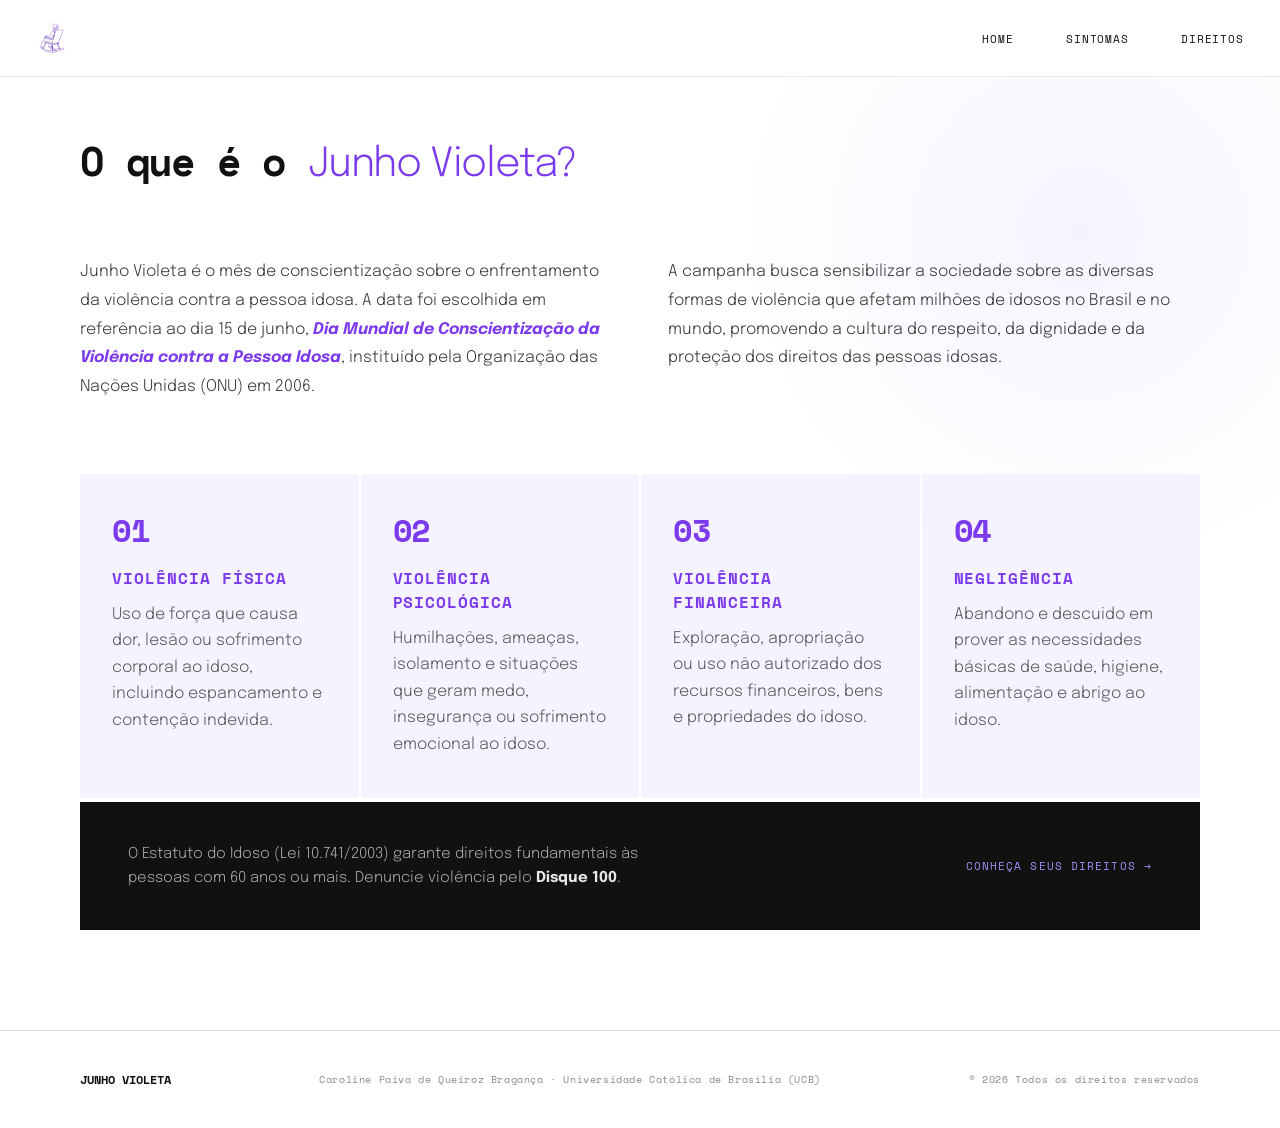
<file: index.html>
<!DOCTYPE html>
<html lang="pt-BR">
<head>
<meta charset="UTF-8">
<meta name="viewport" content="width=device-width, initial-scale=1.0">
<title>Junho Violeta</title>

<link rel="preconnect" href="https://fonts.googleapis.com">
<link rel="preconnect" href="https://fonts.gstatic.com" crossorigin>
<link href="https://fonts.googleapis.com/css2?family=Space+Mono:ital,wght@0,400;0,700;1,400&family=Epilogue:ital,wght@0,300;0,400;0,500;1,300;1,400&display=swap" rel="stylesheet">

<link rel="stylesheet" href="style.css">
</head>
<body>

<!-- NAV -->
<nav>
  <a href="index.html" class="nav-logo">
    <img src="novoidoso.png" alt="IDOSO">
  </a>
  <ul class="nav-links">
    <li><a href="index.html">Home</a></li>
    <li><a href="sintomas.html">Sintomas</a></li>
    <li><a href="direitos.html">Direitos</a></li>
  </ul>
</nav>
 
<!-- JUNHO VIOLETA -->
<section class="section-junho">
 
  <div class="junho-hero-text">
    <h2 class="junho-heading">O que é o <span style="color:#7c3aed; font-family:'Epilogue',sans-serif; font-weight:300;">Junho Violeta?</span></h2>
  </div>
 
  <div class="junho-body">
    <div class="junho-col">
      <p>Junho Violeta é o mês de conscientização sobre o enfrentamento da violência contra a pessoa idosa. A data foi escolhida em referência ao dia 15 de junho, <b><em><span style=color:#7c3aed>Dia Mundial de Conscientização da Violência contra a Pessoa Idosa</span></em></b>, instituído pela Organização das Nações Unidas (ONU) em 2006.</p>
    </div>
    <div class="junho-col">
      <p>A campanha busca sensibilizar a sociedade sobre as diversas formas de violência que afetam milhões de idosos no Brasil e no mundo, promovendo a cultura do respeito, da dignidade e da proteção dos direitos das pessoas idosas.</p>
    </div>
  </div>
 
  <div class="junho-pillars">
    <div class="junho-pillar">
      <div class="junho-pillar-num">01</div>
      <h3>Violência Física</h3>
      <p>Uso de força que causa dor, lesão ou sofrimento corporal ao idoso, incluindo espancamento e contenção indevida.</p>
    </div>
    <div class="junho-pillar">
      <div class="junho-pillar-num">02</div>
      <h3>Violência Psicológica</h3>
      <p>Humilhações, ameaças, isolamento e situações que geram medo, insegurança ou sofrimento emocional ao idoso.</p>
    </div>
    <div class="junho-pillar">
      <div class="junho-pillar-num">03</div>
      <h3>Violência Financeira</h3>
      <p>Exploração, apropriação ou uso não autorizado dos recursos financeiros, bens e propriedades do idoso.</p>
    </div>
    <div class="junho-pillar">
      <div class="junho-pillar-num">04</div>
      <h3>Negligência</h3>
      <p>Abandono e descuido em prover as necessidades básicas de saúde, higiene, alimentação e abrigo ao idoso.</p>
    </div>
  </div>
 
  <div class="junho-cta-strip">
    <p>O Estatuto do Idoso (Lei 10.741/2003) garante direitos fundamentais às pessoas com 60 anos ou mais. Denuncie violência pelo <strong style="color:rgba(255,255,255,0.9)">Disque 100</strong>.</p>
    <a href="direitos.html" class="junho-link">Conheça seus direitos →</a>
  </div>

 
</section>
 
<!-- FOOTER -->
<footer>
  <span class="footer-brand">JUNHO VIOLETA</span>
  <span class="footer-copy">Caroline Paiva de Queiroz Bragança · Universidade Católica de Brasília (UCB)</span>
  <span class="footer-copy">© 2026 Todos os direitos reservados</span>
</footer>
 

</body>
</file>
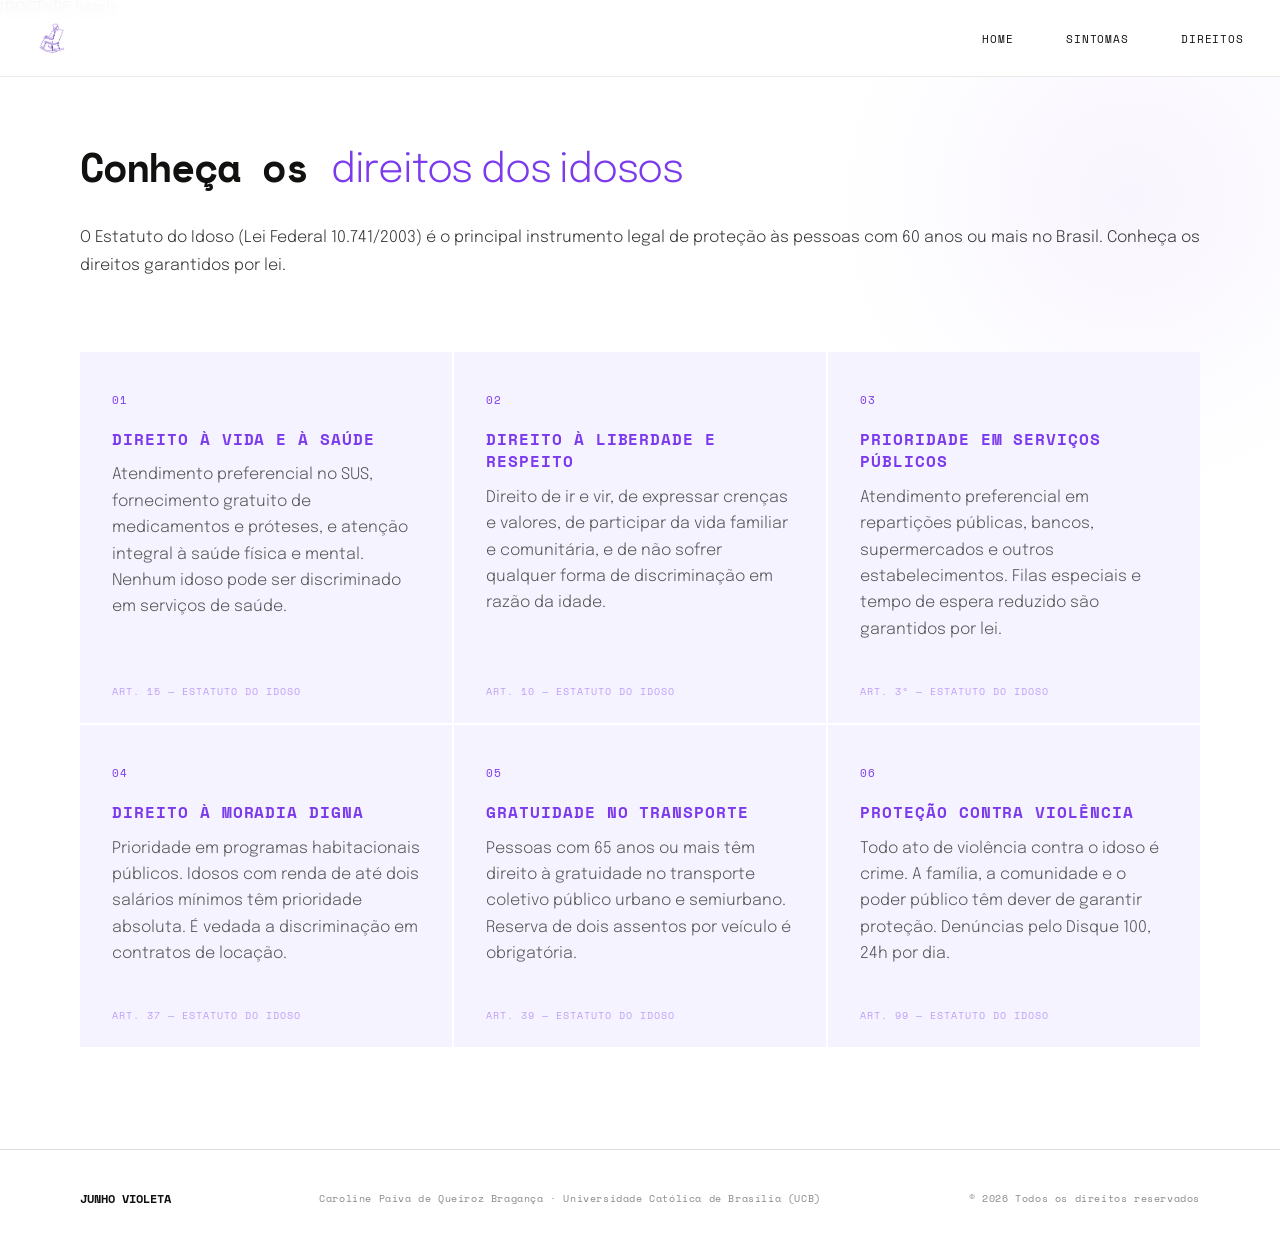
<file: direitos.html>
!DOCTYPE html>
<html lang="pt-BR">
<head>
<meta charset="UTF-8">
<meta name="viewport" content="width=device-width, initial-scale=1.0">
<title>Junho Violeta</title>

<link rel="preconnect" href="https://fonts.googleapis.com">
<link rel="preconnect" href="https://fonts.gstatic.com" crossorigin>
<link href="https://fonts.googleapis.com/css2?family=Space+Mono:ital,wght@0,400;0,700;1,400&family=Epilogue:ital,wght@0,300;0,400;0,500;1,300;1,400&display=swap" rel="stylesheet">

<link rel="stylesheet" href="style.css">
</head>

<body>


<!-- NAV -->
<nav>
  <a href="index.html" class="nav-logo">
     <img src="novoidoso.png" alt="IDOSO">
  </a>
  <ul class="nav-links">
    <li><a href="index.html">Home</a></li>
    <li><a href="sintomas.html">Sintomas</a></li>
    <li><a href="direitos.html">Direitos</a></li>
  </ul>
</nav>

<!-- DIREITOS -->
<section class="section-direitos" id="direitos">
 
  <div class="direitos-header">
    <span class="junho-tag"></span>
    <h2 class="direitos-heading">Conheça os <span style="color:#7c3aed; font-family:'Epilogue',sans-serif; font-weight:300;">direitos dos idosos</span></h2>
    <p class="direitos-intro">O Estatuto do Idoso (Lei Federal 10.741/2003) é o principal instrumento legal de proteção às pessoas com 60 anos ou mais no Brasil. Conheça os direitos garantidos por lei.</p>
  </div>
 
  <div class="direitos-grid">
    <div class="direito-card">
      <div class="direito-num">01</div>
      <h3>Direito à Vida e à Saúde</h3>
      <p>Atendimento preferencial no SUS, fornecimento gratuito de medicamentos e próteses, e atenção integral à saúde física e mental. Nenhum idoso pode ser discriminado em serviços de saúde.</p>
      <div class="direito-ref">Art. 15 — Estatuto do Idoso</div>
    </div>
    <div class="direito-card">
      <div class="direito-num">02</div>
      <h3>Direito à Liberdade e Respeito</h3>
      <p>Direito de ir e vir, de expressar crenças e valores, de participar da vida familiar e comunitária, e de não sofrer qualquer forma de discriminação em razão da idade.</p>
      <div class="direito-ref">Art. 10 — Estatuto do Idoso</div>
    </div>
    <div class="direito-card">
      <div class="direito-num">03</div>
      <h3>Prioridade em Serviços Públicos</h3>
      <p>Atendimento preferencial em repartições públicas, bancos, supermercados e outros estabelecimentos. Filas especiais e tempo de espera reduzido são garantidos por lei.</p>
      <div class="direito-ref">Art. 3º — Estatuto do Idoso</div>
    </div>
    <div class="direito-card">
      <div class="direito-num">04</div>
      <h3>Direito à Moradia Digna</h3>
      <p>Prioridade em programas habitacionais públicos. Idosos com renda de até dois salários mínimos têm prioridade absoluta. É vedada a discriminação em contratos de locação.</p>
      <div class="direito-ref">Art. 37 — Estatuto do Idoso</div>
    </div>
    <div class="direito-card">
      <div class="direito-num">05</div>
      <h3>Gratuidade no Transporte</h3>
      <p>Pessoas com 65 anos ou mais têm direito à gratuidade no transporte coletivo público urbano e semiurbano. Reserva de dois assentos por veículo é obrigatória.</p>
      <div class="direito-ref">Art. 39 — Estatuto do Idoso</div>
    </div>
    <div class="direito-card">
      <div class="direito-num">06</div>
      <h3>Proteção contra Violência</h3>
      <p>Todo ato de violência contra o idoso é crime. A família, a comunidade e o poder público têm dever de garantir proteção. Denúncias pelo Disque 100, 24h por dia.</p>
      <div class="direito-ref">Art. 99 — Estatuto do Idoso</div>
    </div>
  </div>
 
 </section>
 
<!-- FOOTER -->
<footer>
  <span class="footer-brand">JUNHO VIOLETA</span>
  <span class="footer-copy">Caroline Paiva de Queiroz Bragança · Universidade Católica de Brasília (UCB)</span>
  <span class="footer-copy">© 2026 Todos os direitos reservados</span>
</footer>
 
</body>
</file>
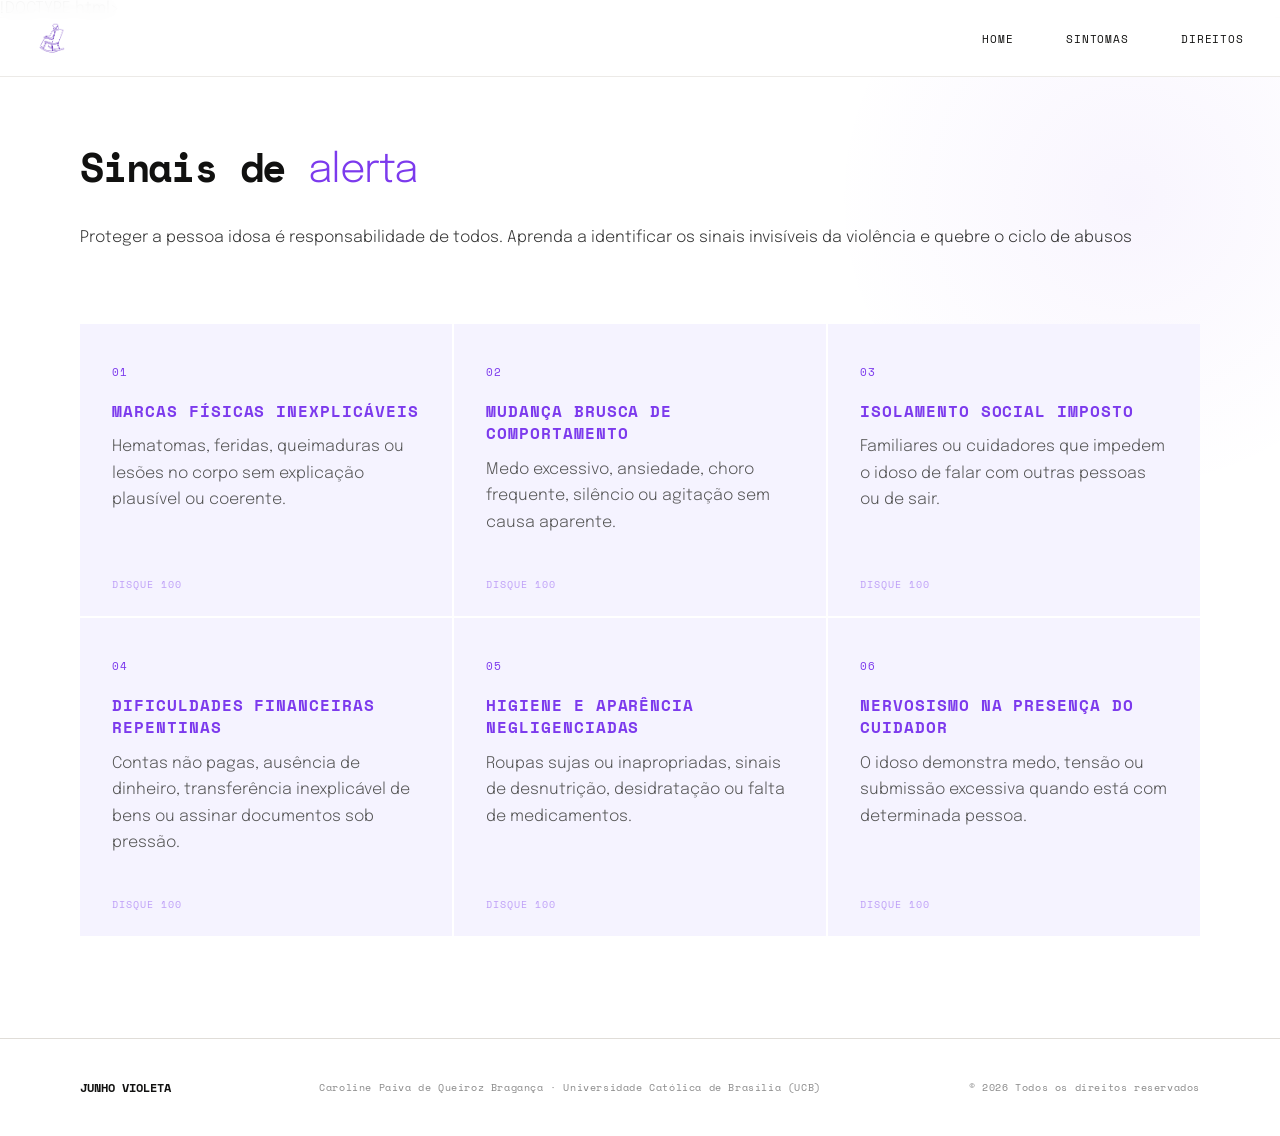
<file: sintomas.html>
!DOCTYPE html>
<html lang="pt-BR">
<head>
<meta charset="UTF-8">
<meta name="viewport" content="width=device-width, initial-scale=1.0">
<title>Junho Violeta</title>

<link rel="preconnect" href="https://fonts.googleapis.com">
<link rel="preconnect" href="https://fonts.gstatic.com" crossorigin>
<link href="https://fonts.googleapis.com/css2?family=Space+Mono:ital,wght@0,400;0,700;1,400&family=Epilogue:ital,wght@0,300;0,400;0,500;1,300;1,400&display=swap" rel="stylesheet">

<link rel="stylesheet" href="style.css">
</head>

<body>

   <!-- NAV -->
<nav>
  <a href="index.html" class="nav-logo">
     <img src="novoidoso.png" alt="IDOSO">
  </a>
  <ul class="nav-links">
    <li><a href="index.html">Home</a></li>
    <li><a href="sintomas.html">Sintomas</a></li>
    <li><a href="direitos.html">Direitos</a></li>
  </ul>
</nav>


<!-- DIREITOS -->
<section class="section-direitos" id="direitos">
 
  <div class="direitos-header">
    <span class="junho-tag"></span>
    <h2 class="direitos-heading">Sinais de <span style="color:#7c3aed; font-family:'Epilogue',sans-serif; font-weight:300;">alerta</span></h2>
    <p class="direitos-intro">Proteger a pessoa idosa é responsabilidade de todos. Aprenda a identificar os sinais invisíveis da violência e quebre o ciclo de abusos</p>
  </div>
 
  <div class="direitos-grid">
    <div class="direito-card">
      <div class="direito-num">01</div>
      <h3>Marcas físicas inexplicáveis</h3>
      <p>Hematomas, feridas, queimaduras ou lesões no corpo sem explicação plausível ou coerente.</p>
      <div class="direito-ref">Disque 100</div>
    </div>
    <div class="direito-card">
      <div class="direito-num">02</div>
      <h3>Mudança brusca de comportamento</h3>
      <p>Medo excessivo, ansiedade, choro frequente, silêncio ou agitação sem causa aparente.</p>
      <div class="direito-ref">Disque 100</div>
    </div>
    <div class="direito-card">
      <div class="direito-num">03</div>
      <h3>Isolamento social imposto</h3>
      <p>Familiares ou cuidadores que impedem o idoso de falar com outras pessoas ou de sair.</p>
      <div class="direito-ref">Disque 100</div>
    </div>
    <div class="direito-card">
      <div class="direito-num">04</div>
      <h3>Dificuldades financeiras repentinas</h3>
      <p>Contas não pagas, ausência de dinheiro, transferência inexplicável de bens ou assinar documentos sob pressão.</p>
      <div class="direito-ref">Disque 100</div>
    </div>
    <div class="direito-card">
      <div class="direito-num">05</div>
      <h3>Higiene e aparência negligenciadas</h3>
      <p>Roupas sujas ou inapropriadas, sinais de desnutrição, desidratação ou falta de medicamentos.</p>
      <div class="direito-ref">Disque 100</div>
    </div>
    <div class="direito-card">
      <div class="direito-num">06</div>
      <h3>Nervosismo na presença do cuidador</h3>
      <p>O idoso demonstra medo, tensão ou submissão excessiva quando está com determinada pessoa.</p>
      <div class="direito-ref">Disque 100</div>
    </div>
  </div>
 </section>


 
<!-- FOOTER -->
<footer>
  <span class="footer-brand">JUNHO VIOLETA</span>
  <span class="footer-copy">Caroline Paiva de Queiroz Bragança · Universidade Católica de Brasília (UCB)</span>
  <span class="footer-copy">© 2026 Todos os direitos reservados</span>
</footer>
 


</body>
</file>
<file: style.css>
*, *::before, *::after { 
    box-sizing: border-box;
    margin: 0; 
    padding: 0; }
 
  :root {
    --black: #111110;
    --white: #ffffff;
    --gray: #888;
    --violet: #7c3aed;
    --violet-light: #a78bfa;
    --violet-pale: #f5f3ff;
    --violet-mid: #ede9fe;
  }
 
  html { 
    font-size: 16px; 
    scroll-behavior: smooth; }
 
  body {
    background: var(--white);
    color: var(--black);
    font-family: "Epilogue", sans-serif;
    font-weight: 300;
    font-size: 16px;
    overflow-x: hidden;
  }
 
  @keyframes fadeUp {
    from { opacity: 0; transform: translateY(28px); }
    to   { opacity: 1; transform: translateY(0); }
  }
  @keyframes fadeIn {
    from { opacity: 0; }
    to   { opacity: 1; }
  }
 
  /* NAV */
  nav {
    position: fixed; 
    top: 0; 
    left: 0; 
    right: 0; 
    z-index: 100;
    display: flex; 
    align-items: center; 
    justify-content: space-between;
    padding: 22px 36px;
    background: rgba(255,255,255,0.92);
    backdrop-filter: blur(8px);
    border-bottom: 1px solid rgba(224,221,216,0.6);
  }

  .nav-logo {
  display: block;
  width: 32px;
  height: 32px;
  text-decoration: none;
  animation: fadeIn 0.5s ease both;
}

  .nav-logo img {
  width: 100%;
  height: 100%;
  object-fit: contain;
}
 
  .nav-links { 
    display: flex; 
    gap: 52px; 
    list-style: none; 
}

  .nav-links li { animation: fadeIn 0.5s ease both; }
  .nav-links li:nth-child(1) { animation-delay: 0.05s; }
  .nav-links li:nth-child(2) { animation-delay: 0.10s; }
  .nav-links li:nth-child(3) { animation-delay: 0.15s; }
 
  .nav-links a {
    font-family: "Space Mono", monospace; 
    font-size: 11px; 
    letter-spacing: 0.08em;
    color: var(--black); 
    text-decoration: none;
     text-transform: uppercase; 
     position: relative;
  }

  .nav-links a::after {
    content: ''; 
    position: absolute; 
    bottom: -2px;
     left: 0;
    width: 0;
    height: 1px; 
    background: var(--violet); 
    transition: width 0.3s ease;
  }

  .nav-links a:hover::after { width: 100%; }


 
  /* JUNHO VIOLETA */
  .section-junho {
    padding: 140px 80px 100px;
    background: var(--white);
    position: relative; overflow: hidden;
  }

  .section-junho::before {
    content: '';
    position: absolute; top: -120px; right: -150px;
    width: 700px; height: 700px;
    background: radial-gradient(ellipse, rgba(124,58,237,0.06) 0%, transparent 70%);
    pointer-events: none;
  }
 
  .junho-top {
    display: flex; justify-content: space-between; align-items: baseline;
    margin-bottom: 64px;
    animation: fadeUp 0.7s cubic-bezier(0.16,1,0.3,1) 0.1s both;
  }

  .junho-tag {
    font-family: "Space Mono", monospace;
    font-size: 10px; 
    letter-spacing: 0.2em; 
    text-transform: uppercase;
    color: var(--violet); 
    display: flex; 
    align-items: center; gap: 12px;
  }

  .junho-tag::before {
    content: none; 
    display: inline-block;
     width: 28px; 
     height: 2px; 
     background: var(--violet);

  }

  .junho-year {
    font-family: "Space Mono", monospace;
    font-size: 10px; 
    color: var(--gray); 
    letter-spacing: 0.1em;
  }
 
  .junho-hero-text {
    margin-bottom: 72px;
    animation: fadeUp 0.8s cubic-bezier(0.16,1,0.3,1) 0.2s both;
  }

  .junho-heading {
    font-family: "Space Mono", monospace;
    font-size: 40px;
    font-weight: 700; 
    line-height: 1.05; 
    letter-spacing: -0.03em;
  }

  .junho-heading em {
    font-style: bold;
    font-family: "Epilogue", sans-serif;
    font-weight: 300; 
    color: var(--violet); 
    font-size: 0.88em; 
    letter-spacing: -0.01em;
  }
 
  .junho-body {
    display: grid; 
    grid-template-columns: 1fr 1fr; gap: 56px;
    margin-bottom: 72px; 
    padding-bottom: 0px; 
    animation: fadeUp 0.8s cubic-bezier(0.16,1,0.3,1) 0.3s both;
  }

  .junho-col p { font-size: 16px; 
    line-height: 1.8; 
    color: #333; 
}




 
  /* Pillars */
  .junho-pillars {
    display: grid; 
    grid-template-columns: repeat(4, 1fr); 
    gap: 2px;
    margin-bottom: 4px;
    animation: fadeUp 0.8s cubic-bezier(0.16,1,0.3,1) 0.4s both;
  }

  .junho-pillar {
    padding: 40px 32px;
    background: var(--violet-pale);
    transition: background 0.3s ease;
    position: relative; overflow: hidden;
  }

  .junho-pillar::after {
    content: " "; 
    position: absolute; 
    bottom: 0; 
    left: 0; 
    right: 0; 
    height: 3px;
    background: var(--violet);
    transform: scaleX(0); transform-origin: left;
    transition: transform 0.4s cubic-bezier(0.16,1,0.3,1);
  }

  .junho-pillar:hover { background: var(--violet-mid); }
  .junho-pillar:hover::after { transform: scaleX(1); }
 
  .junho-pillar-num {
    font-family: "Space Mono", monospace;
    font-size: 32px; 
    font-weight: 700; 
    letter-spacing: -0.04em;
    color: var(--violet); 
    margin-bottom: 20px; 
    line-height: 1;
  }

  .junho-pillar h3 {
    font-family: "Space Mono", monospace; 
    font-size: 16px; 
    font-weight: 700;
    letter-spacing: 0.06em; 
    text-transform: uppercase; 
    color: var(--violet); 
    margin-bottom: 12px;
  }

  .junho-pillar p { font-size: 16px; 
    line-height: 1.65; 
    color: #555; }
 
  /* CTA */
  .junho-cta-strip {
    display: flex; 
    align-items: center; 
    justify-content: space-between; 
    gap: 40px;
    padding: 40px 48px; 
    background: var(--black); 
    color: var(--white);
    animation: fadeUp 0.8s cubic-bezier(0.16,1,0.3,1) 0.5s both;
  }

  .junho-cta-strip p { 
    font-size: 15px; 
    line-height: 1.6; 
    color: rgba(255,255,255,0.65); 
    max-width: 520px; 
}

  .junho-link {
    font-family: "Space Mono", monospace;
     font-size: 11px; 
     letter-spacing: 0.1em;
    text-transform: uppercase; 
    color: var(--violet-light); 
    text-decoration: none;
    white-space: nowrap; 
    transition: color 0.2s;
  }

  .junho-link:hover { color: var(--white); }




 
  /* DIREITOS */
  .section-direitos {
    padding: 100px 80px;
    background: var(--white);
    position: relative; overflow: hidden;
    border-top: 1px solid #e0ddd8;
  }
  .section-direitos::before {
    content: '';
    position: absolute; top: -120px; right: -150px;
    width: 600px; height: 600px;
    background: radial-gradient(ellipse, rgba(124,58,237,0.05) 0%, transparent 70%);
    pointer-events: none;
  }
 
  .direitos-header {
    margin-bottom: 72px;
    animation: fadeUp 0.8s cubic-bezier(0.16,1,0.3,1) 0.1s both;
  }
  .direitos-heading {
    font-family: "Space Mono", monospace;
    font-size: 40px;
    font-weight: 700; line-height: 1.05; letter-spacing: -0.03em;
    color: var(--black); margin: 28px 0 32px;
  }
  .direitos-heading em {
    font-style: bold; 
    font-family: "Epilogue", sans-serif;
    font-weight: 300; 
    color: var(--violet); 
    font-size: 0.88em;
  }

  .direitos-intro {
    font-size: 16px; 
    line-height: 1.75; 
    color: #333; 
    max-width: 100%;
  }
 
  .direitos-grid {
    display: grid; 
    grid-template-columns: repeat(3, 1fr); 
    gap: 2px;
    margin-bottom: 2px;
    animation: fadeUp 0.8s cubic-bezier(0.16,1,0.3,1) 0.25s both;
  }

  .direito-card {
    padding: 40px 32px 60px;
    background: var(--violet-pale);
    transition: background 0.3s ease;
    position: relative; 
    overflow: hidden;
  }

  .direito-card::after {
    content: ''; 
    position: absolute; 
    bottom: 0; 
    left: 0; 
    right: 0;
    height: 3px;
    background: var(--violet);
    transform: scaleX(0); 
    transform-origin: left;
    transition: transform 0.4s cubic-bezier(0.16,1,0.3,1);
  }

  .direito-card:hover { background: var(--violet-mid); }
  .direito-card:hover::after { transform: scaleX(1); }
 
  .direito-num {
    font-family: "Space Mono", monospace;
    font-size: 11px; 
    letter-spacing: 0.12em; 
    color: var(--violet); 
    margin-bottom: 20px;
  }

  .direito-card h3 {
    font-family: "Space Mono", monospace;
    font-size: 16px; 
    font-weight: 700; 
    letter-spacing: 0.06em; 
    text-transform: uppercase;
    color: var(--violet); 
    margin-bottom: 12px; 
    line-height: 1.4;
  }

  .direito-card p {
    font-size: 16px; 
    line-height: 1.65; 
    color: #555; 
    margin-bottom: 20px;
  }

  .direito-ref {
    font-family: "Space Mono", monospace;
    font-size: 10px; 
    letter-spacing: 0.1em; 
    text-transform: uppercase;
    color: rgba(124,58,237,0.45);
    position: absolute; 
    bottom: 24px; 
    left: 32px;
  }
 


  /* FOOTER */
  footer {
    padding: 40px 80px; 
    display: flex; 
    justify-content: space-between; 
    align-items: center;
    border-top: 1px solid #e0ddd8;
  }

  .footer-brand { 
    font-family: "Space Mono", monospace; 
    font-size: 12px; 
    font-weight: 700; 
}

  .footer-copy { 
    font-family: "Space Mono", monospace; 
    font-size: 10px;
     color: var(--gray); 
     letter-spacing: 0.06em; 
 }


  /* =============================================
     MEDIA QUERIES — RESPONSIVIDADE
     ============================================= */
 
  /* Laptop médio (até 1100px) */
  @media (max-width: 1100px) {
    .section-junho {
      padding: 140px 56px 80px;
    }
    .section-direitos {
      padding: 80px 56px;
    }
    footer {
      padding: 40px 56px;
    }
    .nav-links {
      gap: 36px;
    }
  }
 
  /* Laptop pequeno / janela menor (até 960px) */
  @media (max-width: 960px) {
    .section-junho {
      padding: 90px 40px 72px;
    }
    .section-direitos {
      padding: 72px 40px;
    }
    footer {
      padding: 36px 40px;
    }
 
    /* 4 colunas → 2 colunas */
    .junho-pillars {
      grid-template-columns: repeat(2, 1fr);
    }
 
    /* 3 colunas → 2 colunas */
    .direitos-grid {
      grid-template-columns: repeat(2, 1fr);
    }
 
    /* CTA strip: deixa o link quebrar linha se necessário */
    .junho-cta-strip {
      flex-wrap: wrap;
      gap: 24px;
      padding: 32px 36px;
    }
 
    .junho-cta-strip p {
      max-width: 100%;
    }
  }
</file>
